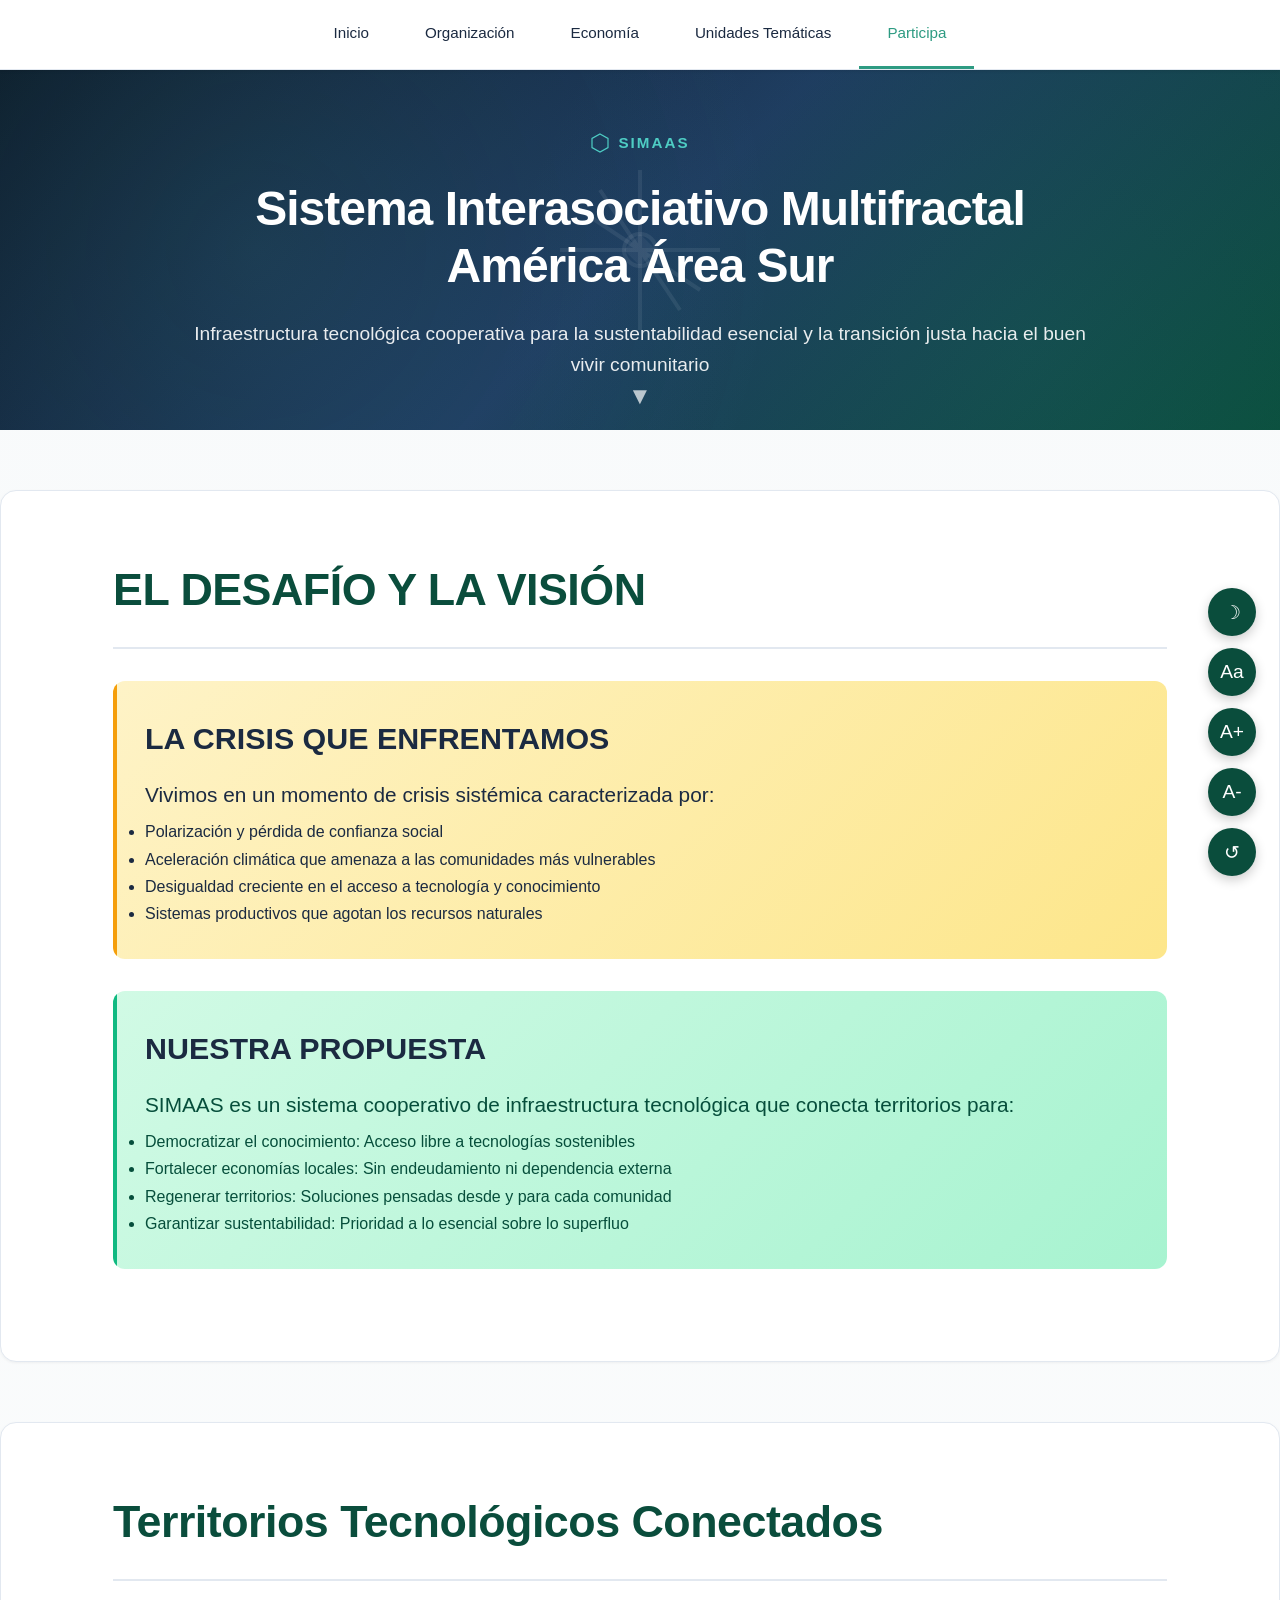
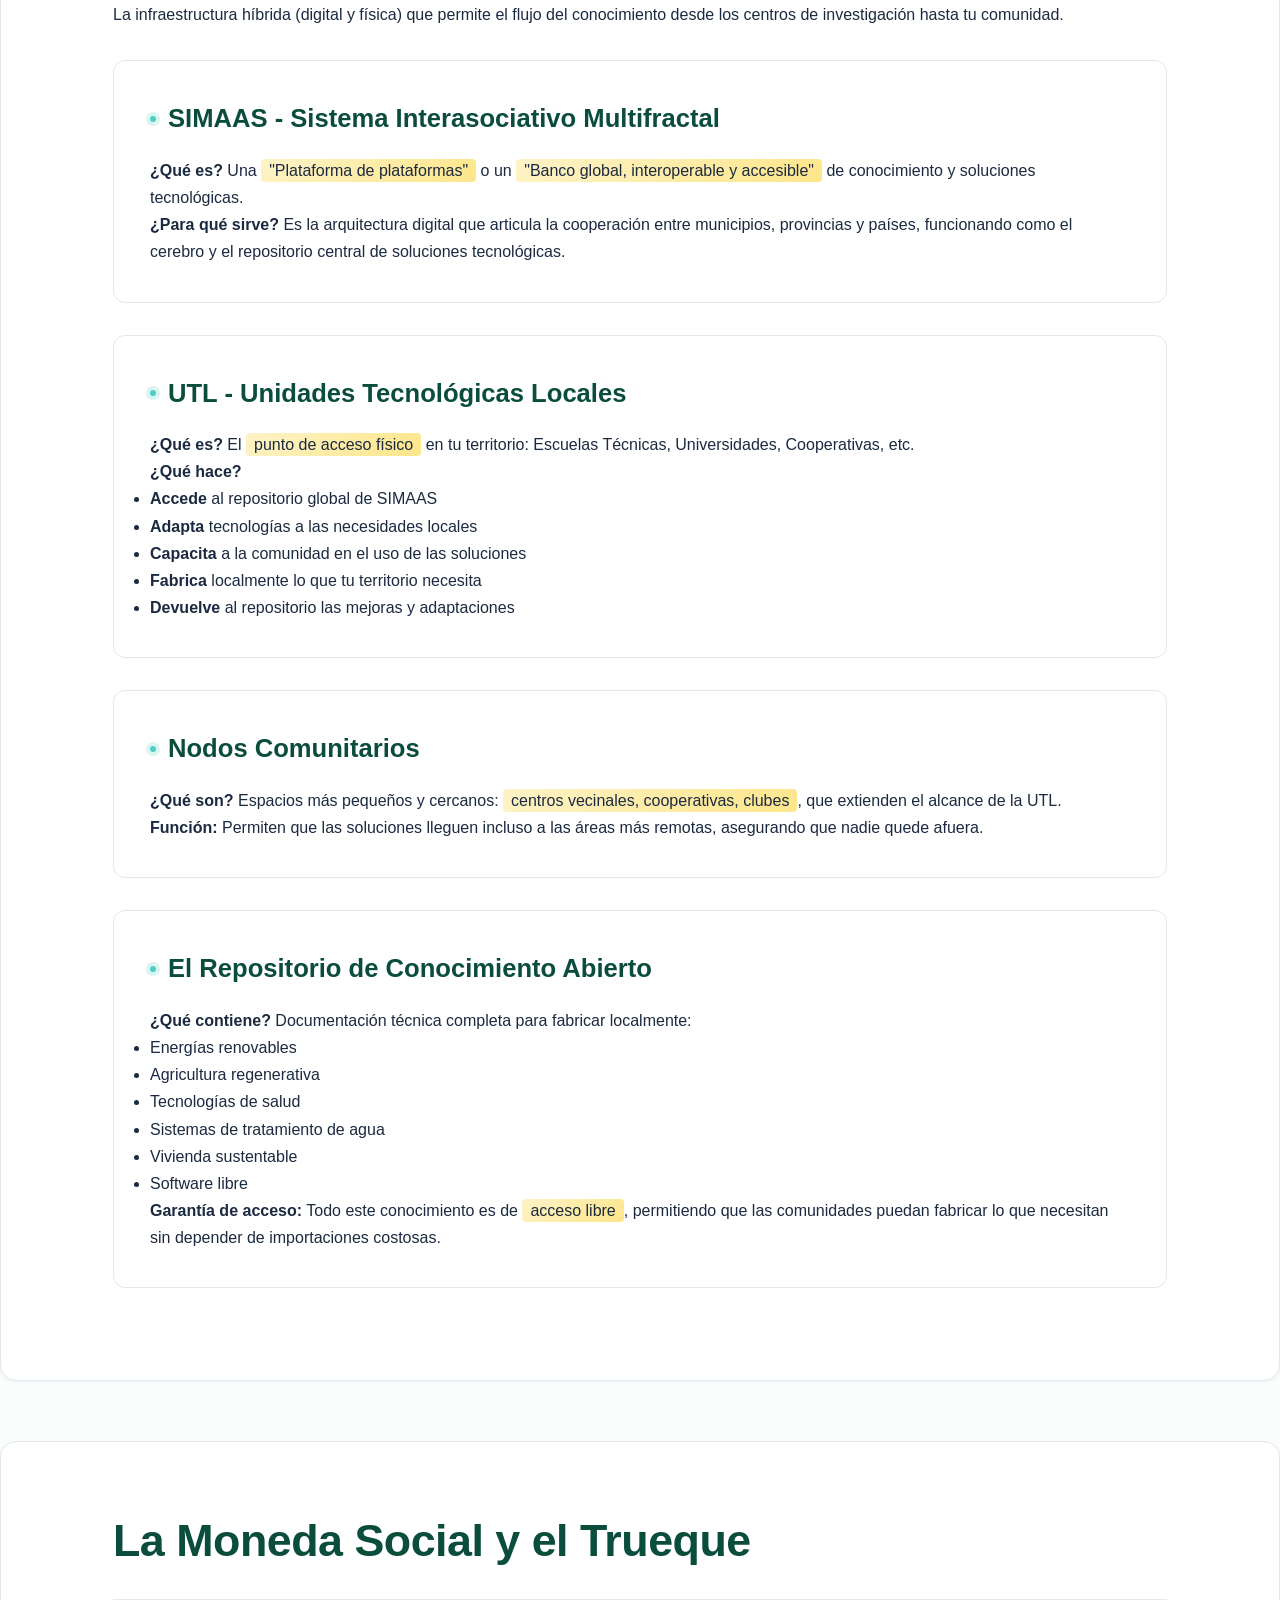
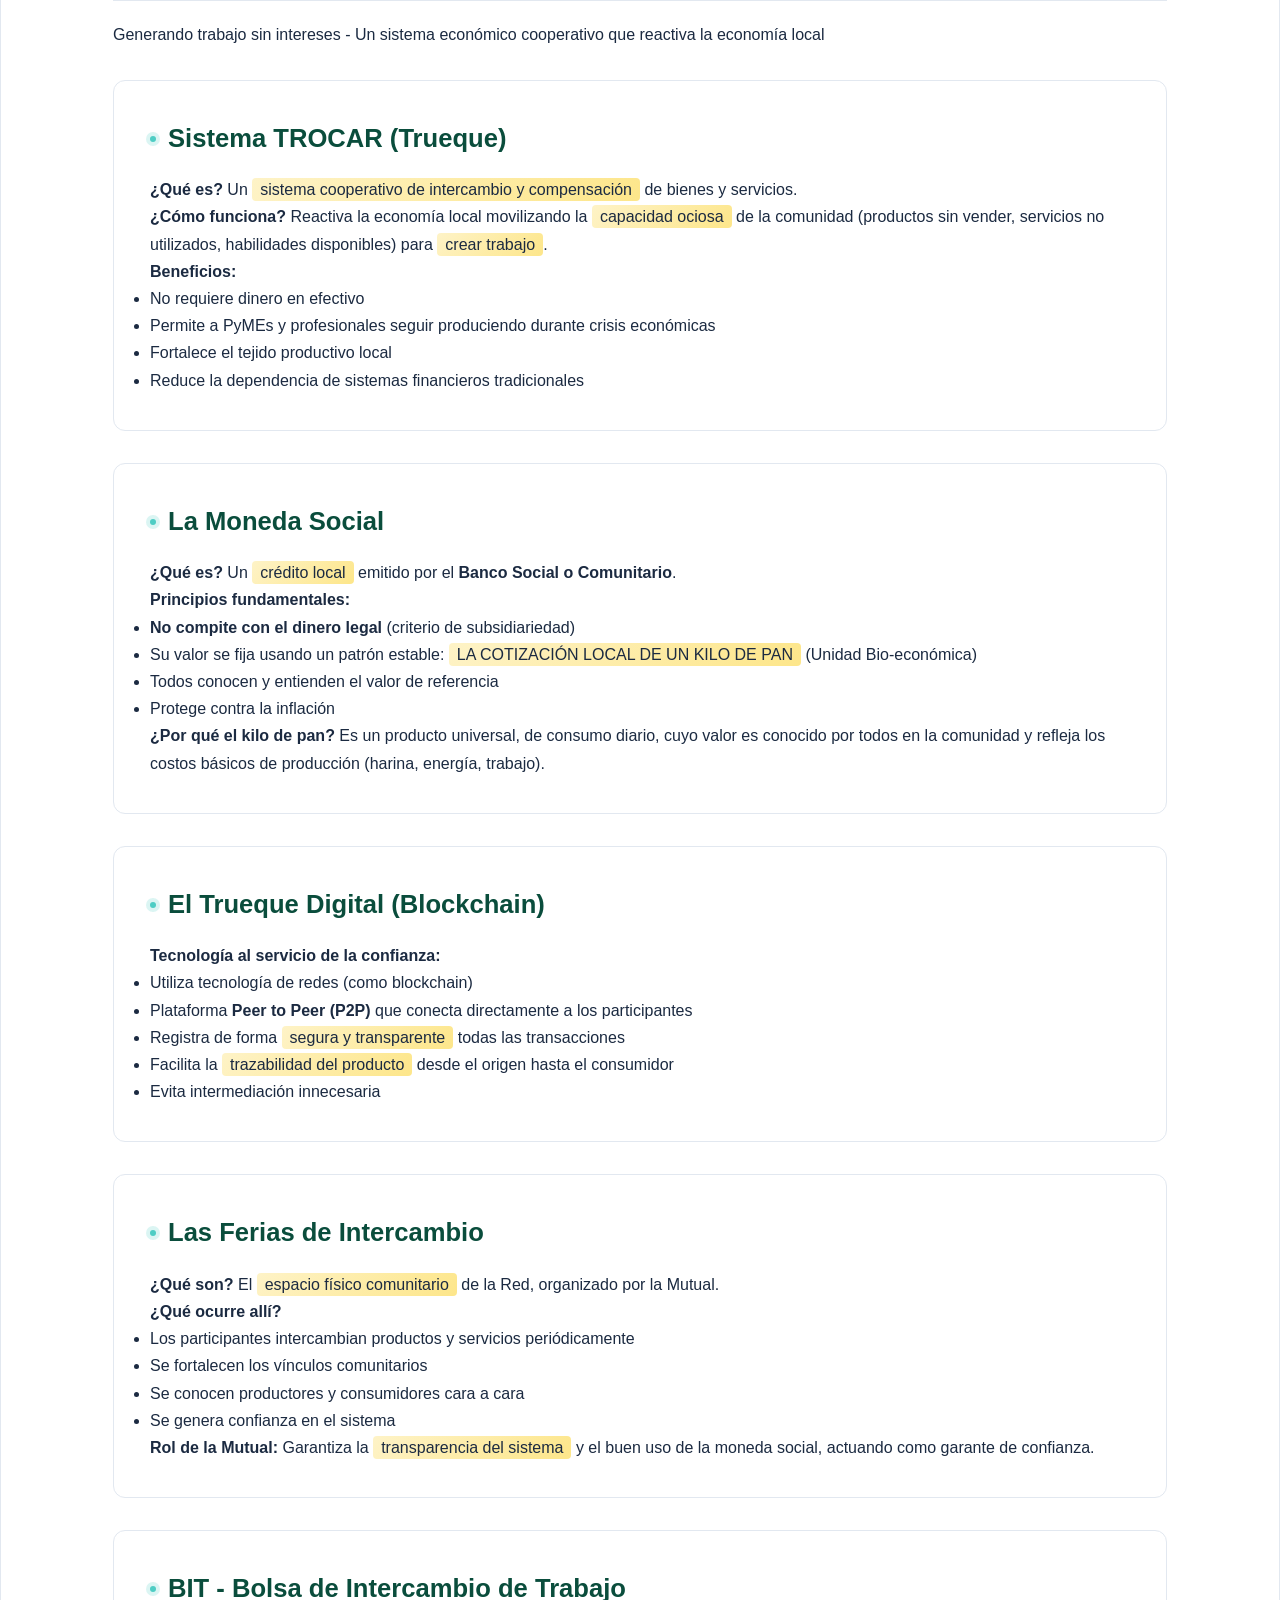
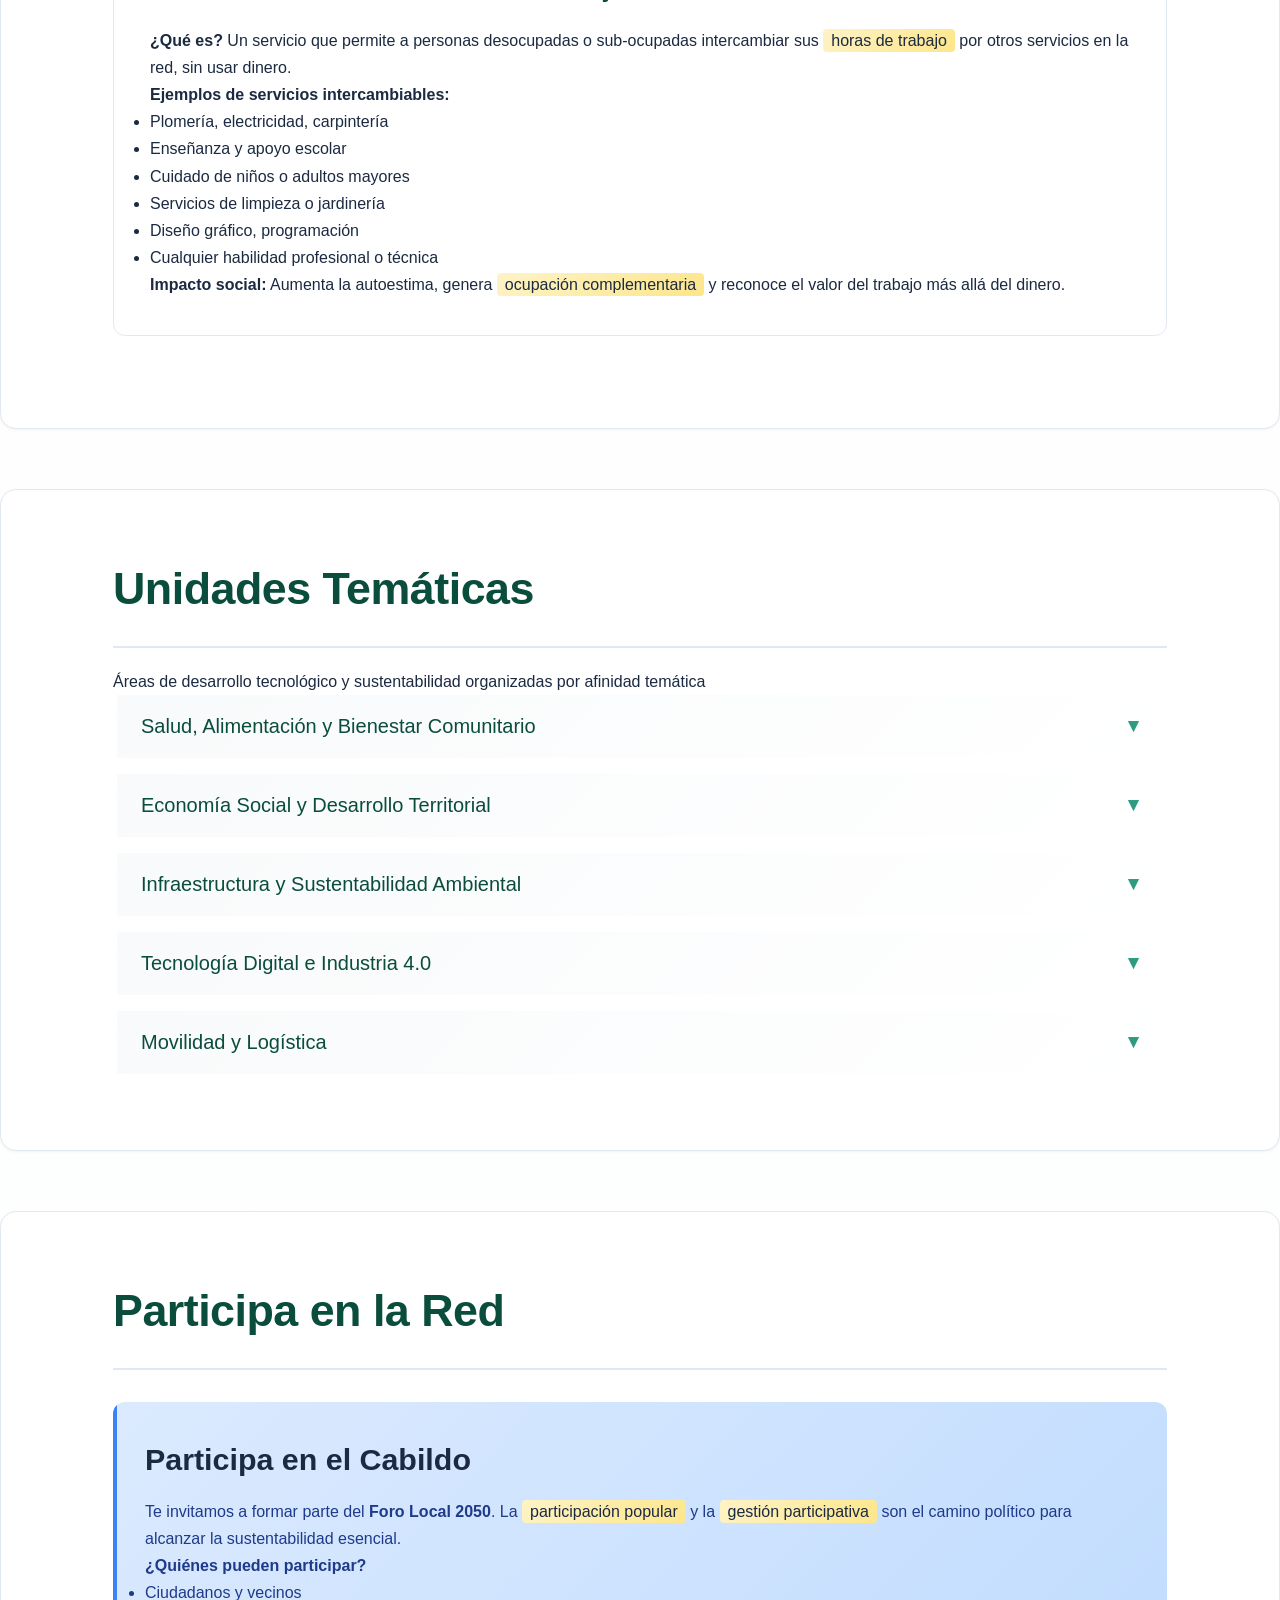
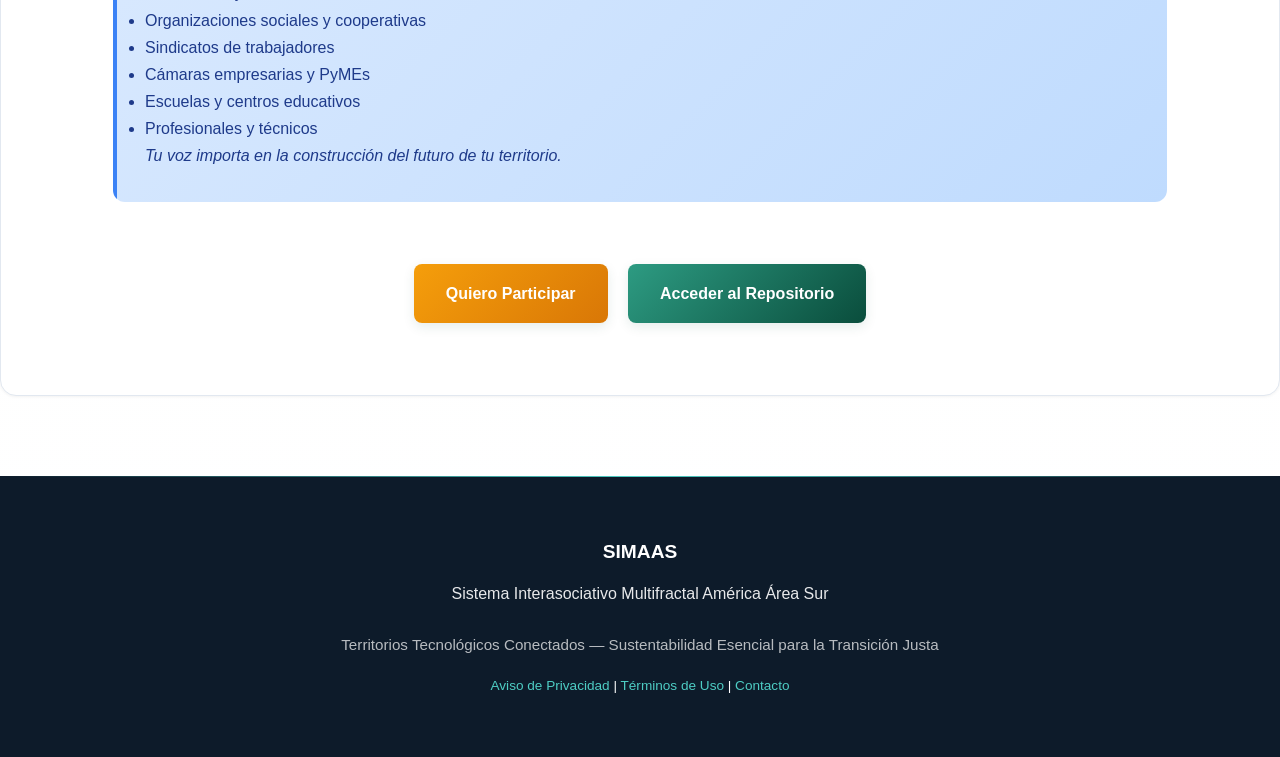
<file: index.html>
<!DOCTYPE html>
<html lang="es">
<head>
    <meta charset="UTF-8">
    <meta name="viewport" content="width=device-width, initial-scale=1.0">
    <title>SIMAAS | Sistema Interasociativo Multifractal América Área Sur</title>
    <meta name="description" content="SIMAAS: Infraestructura tecnológica cooperativa para la sustentabilidad esencial y la transición justa hacia el buen vivir comunitario.">
    <meta name="keywords" content="SIMAAS, tecnología cooperativa, sustentabilidad, economía social, moneda social, trueque, blockchain social, buen vivir, transición justa, territorios tecnológicos">
    <meta name="author" content="SIMAAS">
    <meta name="robots" content="index, follow">
    <meta name="language" content="Spanish">
    <meta name="revisit-after" content="7 days">
    <meta property="og:type" content="website">
    <meta property="og:url" content="https://simaas.org/">
    <meta property="og:title" content="SIMAAS - Sistema Interasociativo Multifractal América Área Sur">
    <meta property="og:description" content="Infraestructura tecnológica cooperativa para la sustentabilidad esencial y la transición justa hacia el buen vivir comunitario.">
    <meta property="og:image" content="https://simaas.org/og-image.jpg">
    <meta property="twitter:card" content="summary_large_image">
    <meta property="twitter:url" content="https://simaas.org/">
    <meta property="twitter:title" content="SIMAAS - Sistema Interasociativo Multifractal América Área Sur">
    <meta property="twitter:description" content="Infraestructura tecnológica cooperativa para la sustentabilidad esencial y la transición justa hacia el buen vivir comunitario.">
    <meta property="twitter:image" content="https://simaas.org/og-image.jpg">
    <link rel="canonical" href="https://simaas.org/">
    <link rel="icon" type="image/svg+xml" href="assets/icons/favicon.svg">
    <link rel="stylesheet" href="css/simaas.css">
</head>
<body>
        <div class="barra-accesibilidad" aria-label="Barra de herramientas de accesibilidad">
        <button class="boton-accesibilidad" id="toggleModoOscuro" aria-label="Alternar modo oscuro" title="Modo oscuro">&#9789;</button>
        <button class="boton-accesibilidad" id="toggleDislexia" aria-label="Alternar tipografía para dislexia" title="Tipografía para dislexia">Aa</button>
        <button class="boton-accesibilidad" id="aumentarFuente" aria-label="Aumentar tamaño de texto" title="Aumentar texto">A+</button>
        <button class="boton-accesibilidad" id="disminuirFuente" aria-label="Disminuir tamaño de texto" title="Disminuir texto">A-</button>
        <button class="boton-accesibilidad" id="restablecerAccesibilidad" aria-label="Restablecer configuración de accesibilidad" title="Restablecer">&#8634;</button>
    </div>

    <nav aria-label="Navegación principal">
        <div class="contenedor contenedor-nav">
            <button class="hamburguesa" id="hamburguesa" aria-label="Abrir menú de navegación" aria-expanded="false" aria-controls="menu-navegacion">
                <span></span><span></span><span></span>
            </button>
            <ul id="menu-navegacion">
                <li><a href="#inicio">Inicio</a></li>
                <li><a href="#organizacion">Organización</a></li>
                <li><a href="#economia">Economía</a></li>
                <li><a href="#unidades-tematicas">Unidades Temáticas</a></li>
                <li><a href="#participacion">Participa</a></li>
            </ul>
        </div>
    </nav>

    <header>
        <div class="contenedor">
            <div class="logo" aria-label="SIMAAS logo">
                <svg width="20" height="20" viewBox="0 0 100 100" role="img" aria-hidden="true">
                    <polygon points="50,5 90,27 90,73 50,95 10,73 10,27" fill="none" stroke="currentColor" stroke-width="6"/>
                </svg>
                SIMAAS
            </div>
            <h1>Sistema Interasociativo Multifractal<br>América Área Sur</h1>
            <p>Infraestructura tecnológica cooperativa para la sustentabilidad esencial y la transición justa hacia el buen vivir comunitario</p>
        </div>
        <button class="indicador-scroll" aria-label="Desplazarse hacia abajo" tabindex="0">&#9660;</button>
    </header>

    <main id="contenido-principal">
        <section id="inicio" class="aparecer-arriba" aria-labelledby="encabezado-inicio">
            <div class="contenedor">
                <h2 id="encabezado-inicio">EL DESAFÍO Y LA VISIÓN</h2>
                <div class="caja-crisis">
                    <h3>LA CRISIS QUE ENFRENTAMOS</h3>
                    <h4>Vivimos en un momento de crisis sistémica caracterizada por:</h4>
                    <ul>
                        <li>Polarización y pérdida de confianza social</li>
                        <li>Aceleración climática que amenaza a las comunidades más vulnerables</li>
                        <li>Desigualdad creciente en el acceso a tecnología y conocimiento</li>
                        <li>Sistemas productivos que agotan los recursos naturales</li>
                    </ul>
                </div>
                <div class="caja-propuesta">
                    <h3>NUESTRA PROPUESTA </h3>
                    <h4>SIMAAS es un sistema cooperativo de infraestructura tecnológica que conecta territorios para:</h4>
                    <ul>
                        <li>Democratizar el conocimiento: Acceso libre a tecnologías sostenibles</li>
                        <li>Fortalecer economías locales: Sin endeudamiento ni dependencia externa</li>
                        <li>Regenerar territorios: Soluciones pensadas desde y para cada comunidad</li>
                        <li>Garantizar sustentabilidad: Prioridad a lo esencial sobre lo superfluo</li>
                    </ul>
                </div>
            </div>
        </section>

        <section id="organizacion" class="aparecer-arriba" aria-labelledby="encabezado-organizacion">
            <div class="contenedor">
                <h2 id="encabezado-organizacion">Territorios Tecnológicos Conectados</h2>
                <p class="subtitulo-seccion">La infraestructura híbrida (digital y física) que permite el flujo del conocimiento desde los centros de investigación hasta tu comunidad.</p>
                <div class="tarjeta-concepto">
                    <h4>SIMAAS - Sistema Interasociativo Multifractal</h4>
                    <p><strong>¿Qué es?</strong> Una <span class="resaltar">"Plataforma de plataformas"</span> o un <span class="resaltar">"Banco global, interoperable y accesible"</span> de conocimiento y soluciones tecnológicas.</p>
                    <p><strong>¿Para qué sirve?</strong> Es la arquitectura digital que articula la cooperación entre municipios, provincias y países, funcionando como el cerebro y el repositorio central de soluciones tecnológicas.</p>
                </div>
                <div class="tarjeta-concepto">
                    <h4>UTL - Unidades Tecnológicas Locales</h4>
                    <p><strong>¿Qué es?</strong> El <span class="resaltar">punto de acceso físico</span> en tu territorio: Escuelas Técnicas, Universidades, Cooperativas, etc.</p>
                    <p><strong>¿Qué hace?</strong></p>
                    <ul>
                        <li><strong>Accede</strong> al repositorio global de SIMAAS</li>
                        <li><strong>Adapta</strong> tecnologías a las necesidades locales</li>
                        <li><strong>Capacita</strong> a la comunidad en el uso de las soluciones</li>
                        <li><strong>Fabrica</strong> localmente lo que tu territorio necesita</li>
                        <li><strong>Devuelve</strong> al repositorio las mejoras y adaptaciones</li>
                    </ul>
                </div>
                <div class="tarjeta-concepto">
                    <h4>Nodos Comunitarios</h4>
                    <p><strong>¿Qué son?</strong> Espacios más pequeños y cercanos: <span class="resaltar">centros vecinales, cooperativas, clubes</span>, que extienden el alcance de la UTL.</p>
                    <p><strong>Función:</strong> Permiten que las soluciones lleguen incluso a las áreas más remotas, asegurando que nadie quede afuera.</p>
                </div>
                <div class="tarjeta-concepto">
                    <h4>El Repositorio de Conocimiento Abierto</h4>
                    <p><strong>¿Qué contiene?</strong> Documentación técnica completa para fabricar localmente:</p>
                    <ul>
                        <li>Energías renovables</li>
                        <li>Agricultura regenerativa</li>
                        <li>Tecnologías de salud</li>
                        <li>Sistemas de tratamiento de agua</li>
                        <li>Vivienda sustentable</li>
                        <li>Software libre</li>
                    </ul>
                    <p><strong>Garantía de acceso:</strong> Todo este conocimiento es de <span class="resaltar">acceso libre</span>, permitiendo que las comunidades puedan fabricar lo que necesitan sin depender de importaciones costosas.</p>
                </div>
            </div>
        </section>

        <section id="economia" class="aparecer-arriba" aria-labelledby="encabezado-economia">
            <div class="contenedor">
                <h2 id="encabezado-economia">La Moneda Social y el Trueque</h2>
                <p class="subtitulo-seccion">Generando trabajo sin intereses - Un sistema económico cooperativo que reactiva la economía local</p>
                <div class="tarjeta-concepto">
                    <h4>Sistema TROCAR (Trueque)</h4>
                    <p><strong>¿Qué es?</strong> Un <span class="resaltar">sistema cooperativo de intercambio y compensación</span> de bienes y servicios.</p>
                    <p><strong>¿Cómo funciona?</strong> Reactiva la economía local movilizando la <span class="resaltar">capacidad ociosa</span> de la comunidad (productos sin vender, servicios no utilizados, habilidades disponibles) para <span class="resaltar">crear trabajo</span>.</p>
                    <p><strong>Beneficios:</strong></p>
                    <ul>
                        <li>No requiere dinero en efectivo</li>
                        <li>Permite a PyMEs y profesionales seguir produciendo durante crisis económicas</li>
                        <li>Fortalece el tejido productivo local</li>
                        <li>Reduce la dependencia de sistemas financieros tradicionales</li>
                    </ul>
                </div>
                <div class="tarjeta-concepto">
                    <h4>La Moneda Social</h4>
                    <p><strong>¿Qué es?</strong> Un <span class="resaltar">crédito local</span> emitido por el <strong>Banco Social o Comunitario</strong>.</p>
                    <p><strong>Principios fundamentales:</strong></p>
                    <ul>
                        <li><strong>No compite con el dinero legal</strong> (criterio de subsidiariedad)</li>
                        <li>Su valor se fija usando un patrón estable: <span class="resaltar">LA COTIZACIÓN LOCAL DE UN KILO DE PAN</span> (Unidad Bio-económica)</li>
                        <li>Todos conocen y entienden el valor de referencia</li>
                        <li>Protege contra la inflación</li>
                    </ul>
                    <p><strong>¿Por qué el kilo de pan?</strong> Es un producto universal, de consumo diario, cuyo valor es conocido por todos en la comunidad y refleja los costos básicos de producción (harina, energía, trabajo).</p>
                </div>
                <div class="tarjeta-concepto">
                    <h4>El Trueque Digital (Blockchain)</h4>
                    <p><strong>Tecnología al servicio de la confianza:</strong></p>
                    <ul>
                        <li>Utiliza tecnología de redes (como blockchain)</li>
                        <li>Plataforma <strong>Peer to Peer (P2P)</strong> que conecta directamente a los participantes</li>
                        <li>Registra de forma <span class="resaltar">segura y transparente</span> todas las transacciones</li>
                        <li>Facilita la <span class="resaltar">trazabilidad del producto</span> desde el origen hasta el consumidor</li>
                        <li>Evita intermediación innecesaria</li>
                    </ul>
                </div>
                <div class="tarjeta-concepto">
                    <h4>Las Ferias de Intercambio</h4>
                    <p><strong>¿Qué son?</strong> El <span class="resaltar">espacio físico comunitario</span> de la Red, organizado por la Mutual.</p>
                    <p><strong>¿Qué ocurre allí?</strong></p>
                    <ul>
                        <li>Los participantes intercambian productos y servicios periódicamente</li>
                        <li>Se fortalecen los vínculos comunitarios</li>
                        <li>Se conocen productores y consumidores cara a cara</li>
                        <li>Se genera confianza en el sistema</li>
                    </ul>
                    <p><strong>Rol de la Mutual:</strong> Garantiza la <span class="resaltar">transparencia del sistema</span> y el buen uso de la moneda social, actuando como garante de confianza.</p>
                </div>
                <div class="tarjeta-concepto">
                    <h4>BIT - Bolsa de Intercambio de Trabajo</h4>
                    <p><strong>¿Qué es?</strong> Un servicio que permite a personas desocupadas o sub-ocupadas intercambiar sus <span class="resaltar">horas de trabajo</span> por otros servicios en la red, sin usar dinero.</p>
                    <p><strong>Ejemplos de servicios intercambiables:</strong></p>
                    <ul>
                        <li>Plomería, electricidad, carpintería</li>
                        <li>Enseñanza y apoyo escolar</li>
                        <li>Cuidado de niños o adultos mayores</li>
                        <li>Servicios de limpieza o jardinería</li>
                        <li>Diseño gráfico, programación</li>
                        <li>Cualquier habilidad profesional o técnica</li>
                    </ul>
                    <p><strong>Impacto social:</strong> Aumenta la autoestima, genera <span class="resaltar">ocupación complementaria</span> y reconoce el valor del trabajo más allá del dinero.</p>
                </div>
            </div>
        </section>

        <section id="unidades-tematicas" class="aparecer-arriba" aria-labelledby="encabezado-unidades">
            <div class="contenedor">
                <h2 id="encabezado-unidades">Unidades Temáticas</h2>
                <p class="subtitulo-seccion">Áreas de desarrollo tecnológico y sustentabilidad organizadas por afinidad temática</p>
                <div class="item-acordeon">
                    <button class="encabezado-acordeon" aria-expanded="false" aria-controls="contenido-acordeon-1">
                        <h4>Salud, Alimentación y Bienestar Comunitario</h4>
                        <span class="icono-acordeon" aria-hidden="true">&#9660;</span>
                    </button>
                    <div class="contenido-acordeon" id="contenido-acordeon-1" aria-hidden="true">
                        <ul>
                            <li><strong>Solidaridad Sanitaria e Inclusión Crítica:</strong> Centro Rafael Kohanoff de tecnologías para la salud y la discapacidad</li>
                            <li><strong>Soberanía Alimentaria:</strong> Ganadería regenerativa y producción sustentable de alimentos</li>
                            <li><strong>Saberes Populares y Tecnologías Ancestrales:</strong> Rescate y valorización del conocimiento tradicional</li>
                        </ul>
                    </div>
                </div>
                <div class="item-acordeon">
                    <button class="encabezado-acordeon" aria-expanded="false" aria-controls="contenido-acordeon-2">
                        <h4>Economía Social y Desarrollo Territorial</h4>
                        <span class="icono-acordeon" aria-hidden="true">&#9660;</span>
                    </button>
                    <div class="contenido-acordeon" id="contenido-acordeon-2" aria-hidden="true">
                        <ul>
                            <li><strong>TROCAR:</strong> Economía popular, cooperativismo, bancos comunitarios, monedas sociales, monedas digitales, e-marketplace, incubadoras de productos</li>
                            <li><strong>Metrología Social:</strong> Medición y evaluación de impacto social y comunitario</li>
                            <li><strong>Derecho 4.0:</strong> Nuevos estatutos de convivencia y marcos regulatorios</li>
                            <li><strong>Vector Central:</strong> Información productiva y comercial territorial, corredores de transporte & logística portuaria</li>
                        </ul>
                    </div>
                </div>
                <div class="item-acordeon">
                    <button class="encabezado-acordeon" aria-expanded="false" aria-controls="contenido-acordeon-3">
                        <h4>Infraestructura y Sustentabilidad Ambiental</h4>
                        <span class="icono-acordeon" aria-hidden="true">&#9660;</span>
                    </button>
                    <div class="contenido-acordeon" id="contenido-acordeon-3" aria-hidden="true">
                        <ul>
                            <li><strong>Hábitat:</strong> Vivienda sustentable y planificación territorial</li>
                            <li><strong>Conciencia Climática:</strong> Carbono cero, descarbonización y mitigación de efectos del calentamiento global</li>
                            <li><strong>Energías Renovables:</strong> Transición energética y autonomía territorial</li>
                            <li><strong>Recursos Hídricos:</strong> Gestión sustentable del agua</li>
                            <li><strong>Minería a Escala Humana:</strong> Minería verde y asistencia a proveedores para una minería responsable</li>
                        </ul>
                    </div>
                </div>
                <div class="item-acordeon">
                    <button class="encabezado-acordeon" aria-expanded="false" aria-controls="contenido-acordeon-4">
                        <h4>Tecnología Digital e Industria 4.0</h4>
                        <span class="icono-acordeon" aria-hidden="true">&#9660;</span>
                    </button>
                    <div class="contenido-acordeon" id="contenido-acordeon-4" aria-hidden="true">
                        <ul>
                            <li><strong>Información & Comunicaciones:</strong> Infraestructura digital y redes comunitarias</li>
                            <li><strong>Industrias 4.0:</strong> IIoT, análisis de datos, inteligencia artificial, blockchain, ciberseguridad, impresión 3D, robótica, visión artificial, realidad aumentada</li>
                            <li><strong>Manejo Fabril:</strong> Gestión industrial sustentable y productiva</li>
                        </ul>
                    </div>
                </div>
                <div class="item-acordeon">
                    <button class="encabezado-acordeon" aria-expanded="false" aria-controls="contenido-acordeon-5">
                        <h4>Movilidad y Logística</h4>
                        <span class="icono-acordeon" aria-hidden="true">&#9660;</span>
                    </button>
                    <div class="contenido-acordeon" id="contenido-acordeon-5" aria-hidden="true">
                        <ul>
                            <li><strong>Tecnología Aeroespacial:</strong> Drones, dirigibles híbridos, aviones, cuadricópteros, globos aerostáticos, paramotor, calibración de imágenes espaciales, software libre de análisis, recuperación de documentación técnica aeronáutica</li>
                            <li><strong>Tecnología Ferroviaria:</strong> Recuperación y desarrollo del transporte ferroviario</li>
                            <li><strong>Tecnología Automotriz:</strong> Mantenimiento preventivo programado y Automóvil Club Comunitario</li>
                        </ul>
                    </div>
                </div>
            </div>
        </section>

        <section id="participacion" class="aparecer-arriba" aria-labelledby="encabezado-participacion">
            <div class="contenedor">
                <h2 id="encabezado-participacion">Participa en la Red</h2>
                <div class="caja-solidaridad">
                    <h3>Participa en el Cabildo</h3>
                    <p>Te invitamos a formar parte del <strong>Foro Local 2050</strong>. La <span class="resaltar">participación popular</span> y la <span class="resaltar">gestión participativa</span> son el camino político para alcanzar la sustentabilidad esencial.</p>
                    <p><strong>¿Quiénes pueden participar?</strong></p>
                    <ul>
                        <li>Ciudadanos y vecinos</li>
                        <li>Organizaciones sociales y cooperativas</li>
                        <li>Sindicatos de trabajadores</li>
                        <li>Cámaras empresarias y PyMEs</li>
                        <li>Escuelas y centros educativos</li>
                        <li>Profesionales y técnicos</li>
                    </ul>
                    <p><em>Tu voz importa en la construcción del futuro de tu territorio.</em></p>
                </div>
                <div style="text-align: center; margin-top: 50px;">
                    <a href="mailto:contacto@simaas.org?subject=Quiero%20Participar%20en%20SIMAAS" class="boton-cta boton-cta-primario">Quiero Participar</a>
                    <a href="#" class="boton-cta" id="boton-repositorio">Acceder al Repositorio</a>
                </div>
            </div>
        </section>
    </main>

    <footer>
        <div class="contenedor">
            <p style="font-size: 1.2em; font-weight: 600; margin-bottom: 12px;">SIMAAS</p>
            <p style="opacity: 0.9;">Sistema Interasociativo Multifractal América Área Sur</p>
            <p style="margin-top: 24px; opacity: 0.7; font-size: 0.95em;">Territorios Tecnológicos Conectados — Sustentabilidad Esencial para la Transición Justa</p>
            <p style="margin-top: 16px; font-size: 0.85em;">
                <a href="#" style="color: var(--acento); text-decoration: none;" rel="noopener noreferrer">Aviso de Privacidad</a> | 
                <a href="#" style="color: var(--acento); text-decoration: none;" rel="noopener noreferrer">Términos de Uso</a> | 
                <a href="#" style="color: var(--acento); text-decoration: none;" rel="noopener noreferrer">Contacto</a>
            </p>
        </div>
    </footer>

    <div id="modal" class="modal" role="dialog" aria-modal="true" aria-labelledby="tituloModal" tabindex="-1">
        <div class="contenido-modal">
            <button class="cerrar-modal" aria-label="Cerrar modal">&times;</button>
            <h3 id="tituloModal">Unidades Tecnológicas Locales</h3>
            <div id="cuerpoModal">
                <p>Próximamente: Directorio de UTLs activas en tu región.</p>
                <ul>
                    <li>Red Nacional de UTLs</li>
                    <li>Mapa interactivo completo</li>
                    <li>Contacto directo con coordinadores</li>
                </ul>
            </div>
        </div>
    </div>

    <div id="aviso-aria" role="status" aria-live="polite" class="solo-lector"></div>

    <script src="js/main.js"></script>
</body>
</html>
</file>
<file: css/simaas.css>
* {
    margin: 0;
    padding: 0;
    box-sizing: border-box;
}

:root {
    --primario: #0A4D3C;
    --primario-oscuro: #06382B;
    --primario-claro: #1A6B55;
    --secundario: #2D9B82;
    --secundario-oscuro: #1F7A65;
    --acento: #4ECDC4;
    --acento-oscuro: #3AB8AF;
    --fondo-oscuro: #0D1B2A;
    --fondo-claro: #F8FAFB;
    --texto-primario: #1B2A41;
    --texto-secundario: #2D3748;
    --borde: #E2E8F0;
    --exito: #10B981;
    --advertencia: #F59E0B;
    --informacion: #3B82F6;
    --fondo-tarjeta: #FFFFFF;
    --fondo-header: linear-gradient(135deg, #0D1B2A 0%, #1E3A5F 50%, #0A4D3C 100%);
    --fondo-nav: rgba(255, 255, 255, 0.98);
    --sombra: rgba(10, 77, 60, 0.1);
    --fondo-modal: #FFFFFF;
}

body.modo-oscuro {
    --primario: #4ECDC4;
    --primario-oscuro: #3AB8AF;
    --primario-claro: #6EE0D8;
    --secundario: #2D9B82;
    --secundario-oscuro: #1F7A65;
    --acento: #0A4D3C;
    --acento-oscuro: #06382B;
    --fondo-oscuro: #0A0F1A;
    --fondo-claro: #1A1F2E;
    --texto-primario: #E2E8F0;
    --texto-secundario: #CBD5E1;
    --borde: #2D3748;
    --exito: #34D399;
    --advertencia: #FBBF24;
    --informacion: #60A5FA;
    --fondo-tarjeta: #1E2436;
    --fondo-header: linear-gradient(135deg, #0A0F1A 0%, #1A1F2E 50%, #0A4D3C 100%);
    --fondo-nav: rgba(30, 36, 54, 0.98);
    --sombra: rgba(78, 205, 196, 0.15);
    --fondo-modal: #1E2436;
}

body.fuente-dislexia {
    font-family: 'OpenDyslexic', 'Comic Neue', 'Comic Sans MS', 'Chalkboard SE', 'Roboto', 'Helvetica Neue', 'Montserrat', sans-serif;
    letter-spacing: 0.05em;
    word-spacing: 0.1em;
    line-height: 1.8;
}

body.fuente-dislexia p,
body.fuente-dislexia li,
body.fuente-dislexia .tarjeta-concepto p,
body.fuente-dislexia .contenido-acordeon li {
    font-weight: 500;
}

@media (prefers-reduced-motion: reduce) {
    * {
        animation: none !important;
        transition: none !important;
        scroll-behavior: auto !important;
    }
}

.enlace-saltar {
    position: absolute;
    top: -40px;
    left: 0;
    background: var(--primario);
    color: white;
    padding: 8px 16px;
    text-decoration: none;
    z-index: 9999;
    transition: top 0.2s ease;
}

.enlace-saltar:focus {
    top: 0;
}

body {
    font-family: 'Roboto', 'Helvetica Neue', 'Montserrat', -apple-system, BlinkMacSystemFont, 'Segoe UI', sans-serif;
    line-height: 1.7;
    color: var(--texto-primario);
    background: linear-gradient(180deg, var(--fondo-claro) 0%, var(--fondo-tarjeta) 100%);
    overflow-x: hidden;
    transition: background 0.3s ease, color 0.3s ease;
}

.contenedor {
    max-width: 1280px;
    margin: 0 auto;
    padding: 0 32px;
}

section {
    scroll-margin-top: 80px;
}

header {
    position: relative;
    background: var(--fondo-header);
    color: white;
    padding: 60px 0 50px;
    overflow: hidden;
    text-align: center;
    transition: background 0.3s ease;
}

header::before {
    content: '';
    position: absolute;
    top: 0;
    left: 0;
    right: 0;
    bottom: 0;
    background: 
        radial-gradient(circle at 20% 50%, rgba(78, 205, 196, 0.1) 0%, transparent 50%),
        radial-gradient(circle at 80% 80%, rgba(45, 155, 130, 0.1) 0%, transparent 50%);
    pointer-events: none;
}

header::after {
    content: '';
    position: absolute;
    top: 50%;
    left: 50%;
    transform: translate(-50%, -50%);
    width: 200px;
    height: 200px;
    background-image: url('data:image/svg+xml;utf8,<svg xmlns="http://www.w3.org/2000/svg" viewBox="0 0 100 100"><path fill="none" stroke="rgba(255,255,255,0.15)" stroke-width="2" d="M50 10 L50 90 M10 50 L90 50 M30 20 L70 80 M20 30 L80 70"/><circle cx="50" cy="50" r="8" fill="none" stroke="rgba(255,255,255,0.15)" stroke-width="2"/><path d="M50 42 L58 50 L50 58 L42 50 Z" fill="rgba(255,255,255,0.1)"/></svg>');
    background-position: center center;
    background-repeat: no-repeat;
    background-size: contain;
    opacity: 0.5;
    pointer-events: none;
    z-index: 0;
}

header .indicador-scroll {
    position: absolute;
    bottom: 20px;
    left: 50%;
    transform: translateX(-50%);
    color: white;
    animation: rebote 2s infinite;
    opacity: 0.7;
    cursor: pointer;
    z-index: 2;
    font-size: 1.5em;
    background: none;
    border: none;
}

@keyframes rebote {
    0%, 100% { transform: translateX(-50%) translateY(0); }
    50% { transform: translateX(-50%) translateY(10px); }
}

header .contenedor {
    position: relative;
    z-index: 1;
}

header .logo {
    font-family: 'Montserrat', 'Roboto', 'Helvetica Neue', sans-serif;
    font-size: 0.95em;
    font-weight: 600;
    letter-spacing: 2px;
    text-transform: uppercase;
    color: var(--acento);
    margin-bottom: 24px;
    display: flex;
    align-items: center;
    justify-content: center;
    gap: 8px;
}

header .logo svg {
    fill: none;
    stroke: currentColor;
}

header h1 {
    font-family: 'Montserrat', 'Roboto', 'Helvetica Neue', sans-serif;
    font-size: 3em;
    font-weight: 700;
    margin-bottom: 24px;
    letter-spacing: -1px;
    line-height: 1.2;
}

header p {
    font-size: 1.2em;
    font-weight: 400;
    max-width: 900px;
    margin: 0 auto;
    opacity: 0.9;
    line-height: 1.6;
}

.barra-accesibilidad {
    position: fixed;
    bottom: 24px;
    right: 24px;
    display: flex;
    gap: 12px;
    z-index: 1000;
    flex-direction: column;
}

.boton-accesibilidad {
    width: 48px;
    height: 48px;
    border-radius: 50%;
    background: var(--primario);
    color: white;
    border: none;
    cursor: pointer;
    font-size: 1.2em;
    box-shadow: 0 4px 12px rgba(0, 0, 0, 0.2);
    transition: all 0.3s ease;
    display: flex;
    align-items: center;
    justify-content: center;
}

.boton-accesibilidad:hover:not(:disabled) {
    transform: scale(1.1);
    background: var(--secundario);
}

.boton-accesibilidad:disabled {
    opacity: 0.5;
    cursor: not-allowed;
}

.boton-accesibilidad:focus-visible {
    outline: 2px solid var(--acento);
    outline-offset: 2px;
}

nav {
    background: var(--fondo-nav);
    backdrop-filter: blur(10px);
    padding: 0;
    position: sticky;
    top: 0;
    z-index: 1000;
    box-shadow: 0 1px 3px rgba(0, 0, 0, 0.1);
    border-bottom: 1px solid var(--borde);
    transition: background 0.3s ease;
}

nav .contenedor {
    display: flex;
    justify-content: center;
}

.contenedor-nav {
    display: flex;
    justify-content: center;
    align-items: center;
    position: relative;
}

.hamburguesa {
    display: none;
    flex-direction: column;
    justify-content: center;
    gap: 5px;
    width: 40px;
    height: 40px;
    background: none;
    border: none;
    cursor: pointer;
    padding: 4px;
    position: absolute;
    left: 16px;
    z-index: 10;
}

.hamburguesa span {
    display: block;
    width: 24px;
    height: 2px;
    background: var(--texto-primario);
    border-radius: 2px;
    transition: transform 0.3s ease, opacity 0.3s ease;
    transform-origin: center;
}

.hamburguesa.abierto span:nth-child(1) {
    transform: translateY(7px) rotate(45deg);
}
.hamburguesa.abierto span:nth-child(2) {
    opacity: 0;
    transform: scaleX(0);
}
.hamburguesa.abierto span:nth-child(3) {
    transform: translateY(-7px) rotate(-45deg);
}

nav ul {
    list-style: none;
    display: flex;
    margin: 0;
    padding: 0;
}

nav ul li a {
    color: var(--texto-primario);
    text-decoration: none;
    padding: 20px 28px;
    display: block;
    font-weight: 500;
    font-size: 0.95em;
    transition: all 0.3s ease;
    border-bottom: 3px solid transparent;
}

nav ul li a:hover,
nav ul li a.activo {
    color: var(--secundario);
    border-bottom-color: var(--secundario);
}

nav ul li a:focus-visible {
    outline: 2px solid var(--secundario);
    outline-offset: 2px;
    border-radius: 4px;
}

section {
    background-color: var(--fondo-tarjeta);
    margin: 60px 0;
    padding: 60px 80px;
    border-radius: 16px;
    box-shadow: 0 1px 3px rgba(0, 0, 0, 0.05);
    border: 1px solid var(--borde);
    transition: background 0.3s ease, border-color 0.3s ease;
}

section h2 {
    font-family: 'Montserrat', 'Roboto', 'Helvetica Neue', sans-serif;
    color: var(--primario);
    font-size: 2.8em;
    font-weight: 700;
    margin-bottom: 20px;
    padding-bottom: 20px;
    border-bottom: 2px solid var(--borde);
    letter-spacing: -0.5px;
}

section h3 {
    font-family: 'Montserrat', 'Roboto', 'Helvetica Neue', sans-serif;
    color: var(--texto-primario);
    font-size: 1.9em;
    font-weight: 600;
    margin-top: 0px;
    margin-bottom: 12px;
}

section h4 {
    font-family: 'Montserrat', 'Roboto', 'Helvetica Neue', sans-serif;
    font-size: 1.3em;
    font-weight: 500;
    margin-bottom: 6px;
}


.caja-crisis, .caja-propuesta, .caja-solidaridad {
    border-radius: 12px;
    padding: 32px;
    margin: 32px 0;
    position: relative;
    overflow: hidden;
}

.caja-crisis::before, .caja-propuesta::before, .caja-solidaridad::before {
    content: '';
    position: absolute;
    left: 0;
    top: 0;
    bottom: 0;
    width: 4px;
}

.caja-crisis {
    background: linear-gradient(135deg, #FEF3C7 0%, #FDE68A 100%);
    color: #1B2A41;
}

body.modo-oscuro .caja-crisis {
    background: linear-gradient(135deg, #78350F 0%, #92400E 100%);
    color: #FEF3C7;
}

.caja-crisis::before { background: var(--advertencia); }

.caja-propuesta {
    background: linear-gradient(135deg, #D1FAE5 0%, #A7F3D0 100%);
    color: #064E3B;
}

body.modo-oscuro .caja-propuesta {
    background: linear-gradient(135deg, #064E3B 0%, #065F46 100%);
    color: #D1FAE5;
}

.caja-propuesta::before { background: var(--exito); }

.caja-solidaridad {
    background: linear-gradient(135deg, #DBEAFE 0%, #BFDBFE 100%);
    color: #1E3A8A;
}

body.modo-oscuro .caja-solidaridad {
    background: linear-gradient(135deg, #1E3A8A 0%, #1E40AF 100%);
    color: #DBEAFE;
}

.caja-solidaridad::before { background: var(--informacion); }

.tarjeta-concepto {
    background: var(--fondo-tarjeta);
    border: 1px solid var(--borde);
    border-radius: 12px;
    padding: 36px;
    margin: 32px 0;
    transition: all 0.3s ease;
    position: relative;
}

.tarjeta-concepto::before {
    content: '';
    position: absolute;
    top: 0;
    left: 0;
    right: 0;
    height: 4px;
    background: linear-gradient(90deg, var(--secundario), var(--acento));
    border-radius: 12px 12px 0 0;
    opacity: 0;
    transition: opacity 0.3s ease;
}

.tarjeta-concepto:hover {
    transform: translateY(-4px);
    box-shadow: 0 12px 24px var(--sombra);
    border-color: var(--secundario);
}

.tarjeta-concepto:hover::before {
    opacity: 1;
}

.tarjeta-concepto h4 {
    font-family: 'Montserrat', 'Roboto', 'Helvetica Neue', sans-serif;
    color: var(--primario);
    font-size: 1.6em;
    font-weight: 600;
    margin-bottom: 16px;
    display: flex;
    align-items: center;
    gap: 12px;
}

.tarjeta-concepto h4::before {
    content: '';
    width: 6px;
    height: 6px;
    background: var(--acento);
    border-radius: 50%;
    box-shadow: 0 0 0 4px rgba(78, 205, 196, 0.2);
}

.boton-cta {
    display: inline-block;
    background: linear-gradient(135deg, var(--secundario) 0%, var(--primario) 100%);
    color: white;
    padding: 16px 32px;
    text-decoration: none;
    border-radius: 8px;
    font-size: 1em;
    font-weight: 600;
    margin: 12px 8px;
    transition: all 0.3s ease;
    box-shadow: 0 4px 12px var(--sombra);
    border: none;
    cursor: pointer;
}

.boton-cta:hover {
    transform: translateY(-2px);
    box-shadow: 0 8px 20px var(--sombra);
}

.boton-cta:focus-visible {
    outline: 2px solid var(--secundario);
    outline-offset: 2px;
    border-radius: 4px;
}

.boton-cta-primario {
    background: linear-gradient(135deg, #F59E0B 0%, #D97706 100%);
}

.cuadricula-participacion {
    display: grid;
    grid-template-columns: repeat(auto-fit, minmax(280px, 1fr));
    gap: 24px;
    margin: 40px 0;
}

.item-participacion {
    background: var(--fondo-tarjeta);
    border: 1px solid var(--borde);
    padding: 28px;
    border-radius: 12px;
    transition: all 0.3s ease;
    position: relative;
}

.item-participacion::before {
    content: '';
    position: absolute;
    left: 0;
    top: 0;
    bottom: 0;
    width: 4px;
    background: linear-gradient(180deg, var(--acento), var(--secundario));
    border-radius: 12px 0 0 12px;
}

.item-participacion:hover {
    transform: translateY(-4px);
    box-shadow: 0 8px 16px var(--sombra);
}

.item-participacion h4 {
    color: var(--primario);
    font-family: 'Montserrat', 'Roboto', 'Helvetica Neue', sans-serif;
    font-weight: 600;
    margin-bottom: 12px;
    font-size: 1.3em;
}

footer {
    background: var(--fondo-oscuro);
    color: white;
    text-align: center;
    padding: 60px 0;
    margin-top: 80px;
    position: relative;
    transition: background 0.3s ease;
}

footer::before {
    content: '';
    position: absolute;
    top: 0;
    left: 0;
    right: 0;
    height: 1px;
    background: linear-gradient(90deg, transparent, var(--acento), transparent);
}

.resaltar {
    background: linear-gradient(135deg, #FEF3C7 0%, #FDE68A 100%);
    padding: 3px 8px;
    border-radius: 4px;
    font-weight: 500;
    color: var(--texto-primario);
}

body.modo-oscuro .resaltar {
    background: linear-gradient(135deg, var(--primario-oscuro) 0%, var(--primario) 100%);
    color: white;
}

.item-acordeon {
    margin-bottom: 16px;
    overflow: hidden;
}

.encabezado-acordeon {
    width: 100%;
    cursor: pointer;
    display: flex;
    justify-content: space-between;
    align-items: center;
    padding: 20px 24px;
    background: linear-gradient(135deg, var(--fondo-claro) 0%, var(--fondo-tarjeta) 100%);
    border: none;
    border-left: 4px solid transparent;
    transition: all 0.3s ease;
    font-family: inherit;
    font-size: inherit;
    text-align: left;
    color: var(--texto-primario);
}

.encabezado-acordeon:hover {
    background: linear-gradient(135deg, var(--acento) 0%, var(--secundario) 100%);
    color: white;
    transform: translateX(4px);
    border-left-color: var(--secundario);
}

.encabezado-acordeon:hover h4 {
    color: white;
}

.encabezado-acordeon:focus-visible {
    outline: 2px solid var(--secundario);
    outline-offset: 2px;
    border-radius: 4px;
}

.encabezado-acordeon h4 {
    margin: 0;
    font-size: 1.25em;
    color: var(--primario);
    transition: color 0.3s ease;
}

.icono-acordeon {
    font-size: 1.2em;
    transition: transform 0.3s ease;
    color: var(--secundario);
}

.encabezado-acordeon:hover .icono-acordeon {
    color: white;
}

.contenido-acordeon {
    max-height: 0;
    overflow: hidden;
    transition: max-height 0.4s ease;
    background: var(--fondo-tarjeta);
    padding: 0 24px;
}

.contenido-acordeon[aria-hidden="false"] {
    padding: 12px 24px 20px;
}

.contenido-acordeon ul {
    margin: 15px 0 15px 30px;
}

.contenido-acordeon li {
    margin-bottom: 12px;
    color: var(--texto-secundario);
    line-height: 1.6;
}

.contenido-acordeon strong {
    color: var(--primario);
    font-weight: 600;
}

.modal {
    display: none;
    position: fixed;
    top: 0;
    left: 0;
    width: 100%;
    height: 100%;
    background: rgba(0, 0, 0, 0.7);
    z-index: 2000;
    justify-content: center;
    align-items: center;
}

.modal.activo {
    display: flex;
}

.contenido-modal {
    background: var(--fondo-modal);
    border-radius: 16px;
    padding: 32px;
    max-width: 400px;
    width: 90%;
    position: relative;
    animation: deslizarModal 0.3s ease;
    color: var(--texto-primario);
    border: 1px solid var(--borde);
    outline: none;
}

@keyframes deslizarModal {
    from { transform: translateY(-50px); opacity: 0; }
    to { transform: translateY(0); opacity: 1; }
}

.cerrar-modal {
    position: absolute;
    top: 16px;
    right: 20px;
    cursor: pointer;
    color: var(--texto-secundario);
    background: none;
    border: none;
    font-size: 24px;
}

.cerrar-modal:hover {
    color: var(--primario);
}

.contenido-modal h3 {
    margin-top: 0;
    color: var(--primario);
}

.contenido-modal ul {
    margin: 20px 0 20px 20px;
}

.aparecer-arriba {
    opacity: 0;
    transform: translateY(30px);
    transition: opacity 0.6s ease, transform 0.6s ease;
}

.aparecer-arriba.visible {
    opacity: 1;
    transform: translateY(0);
}

.solo-lector {
    position: absolute;
    width: 1px;
    height: 1px;
    padding: 0;
    margin: -1px;
    overflow: hidden;
    clip: rect(0, 0, 0, 0);
    border: 0;
}

@media (max-width: 968px) {
    header h1 {
        font-size: 2.5em;
    }
    section {
        padding: 50px 32px;
    }
    section h2 {
        font-size: 2.2em;
    }
    nav ul {
        flex-wrap: wrap;
        justify-content: center;
    }
    nav ul li a {
        padding: 16px 20px;
    }
}

@media (max-width: 640px) {
    header h1 {
        font-size: 1.9em;
    }
    header p {
        font-size: 1.1em;
    }
    section {
        padding: 40px 24px;
        margin: 32px 0;
    }
    .tarjeta-concepto, .caja-crisis, .caja-propuesta, .caja-solidaridad {
        padding: 24px;
    }
    .hamburguesa {
        display: flex;
    }
    #menu-navegacion {
        display: none;
        flex-direction: column;
        width: 100%;
        padding: 8px 0;
        border-top: 1px solid var(--borde);
    }
    #menu-navegacion.abierto {
        display: flex;
    }
    nav ul li a {
        padding: 12px 20px;
        font-size: 0.95em;
        border-bottom: none;
        border-left: 3px solid transparent;
    }
    nav ul li a:hover,
    nav ul li a.activo {
        border-left-color: var(--secundario);
        border-bottom-color: transparent;
    }
    nav ul {
        flex-direction: column;
        width: 100%;
    }
    .contenedor-nav {
        flex-direction: column;
        align-items: flex-start;
        padding: 0 16px;
    }
    .barra-accesibilidad {
        bottom: 16px;
        right: 16px;
        gap: 8px;
    }
    .boton-accesibilidad {
        width: 40px;
        height: 40px;
        font-size: 1em;
    }
}
</file>
